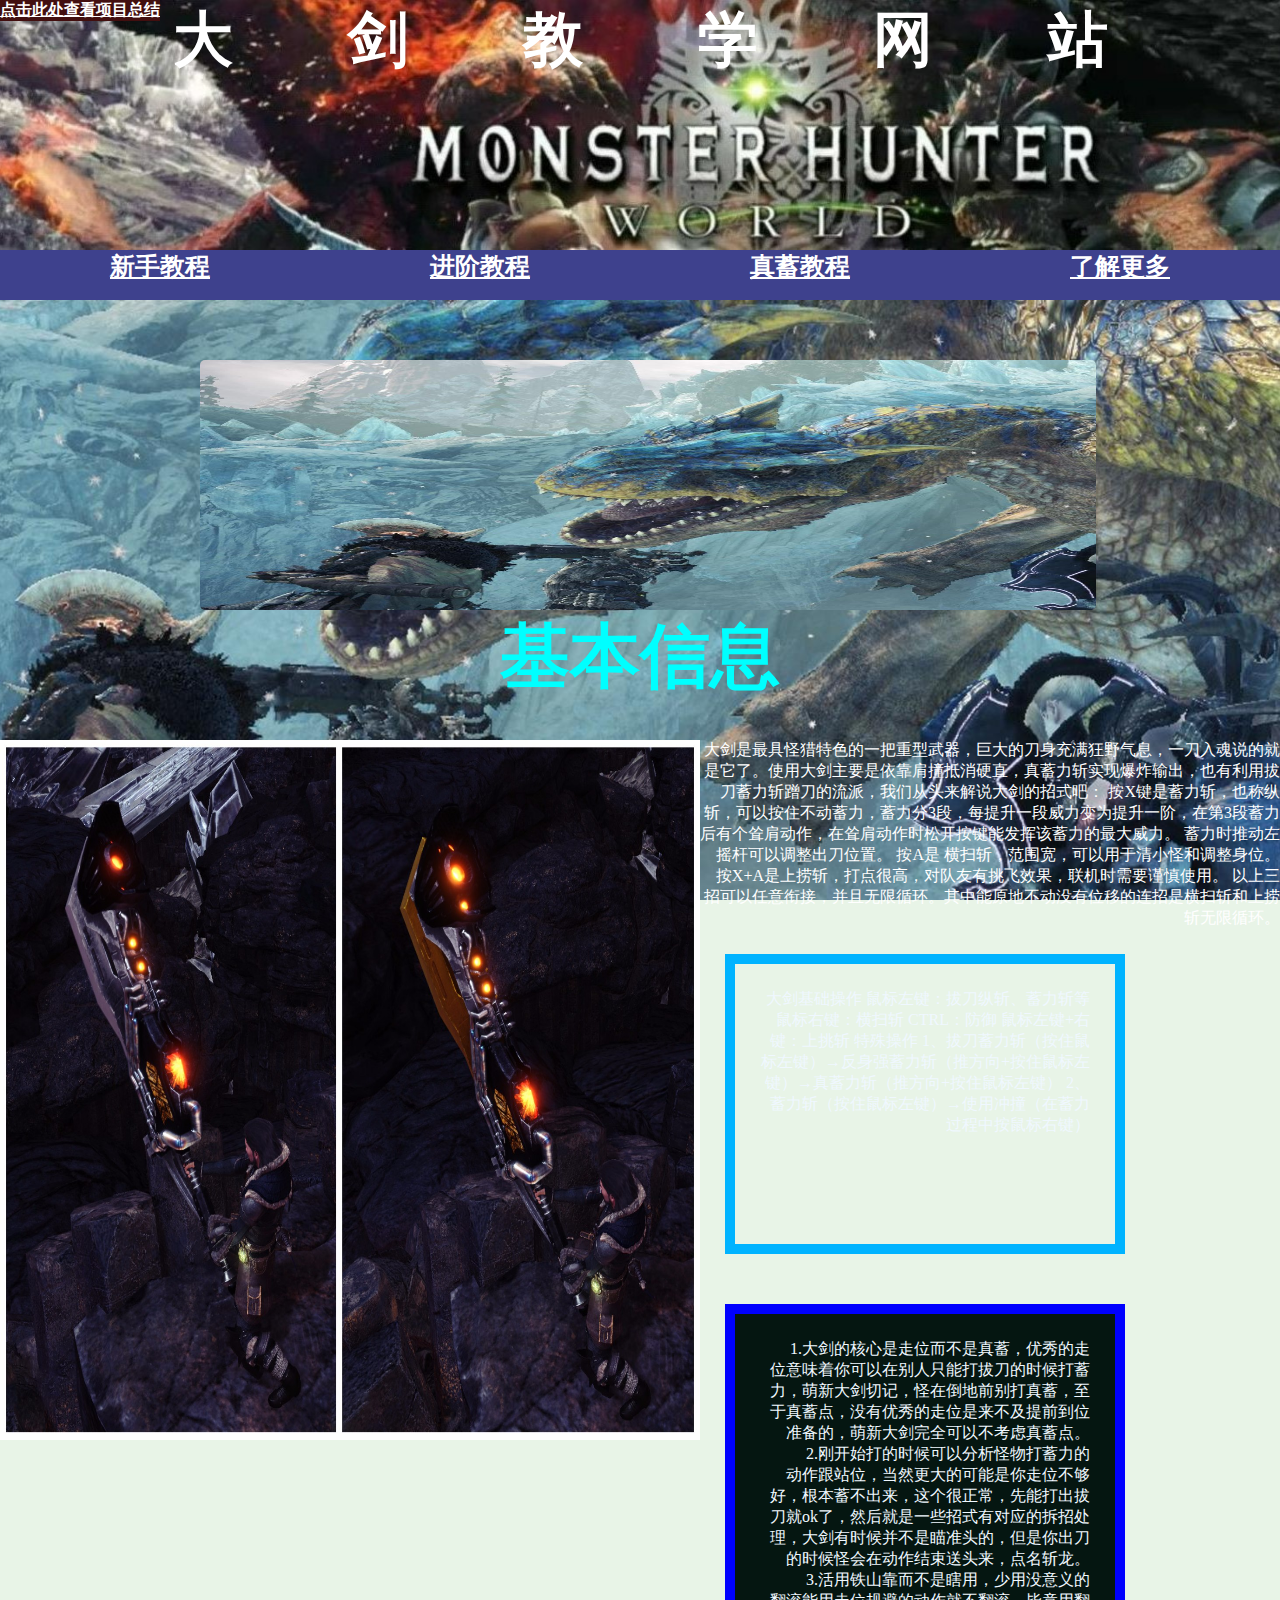
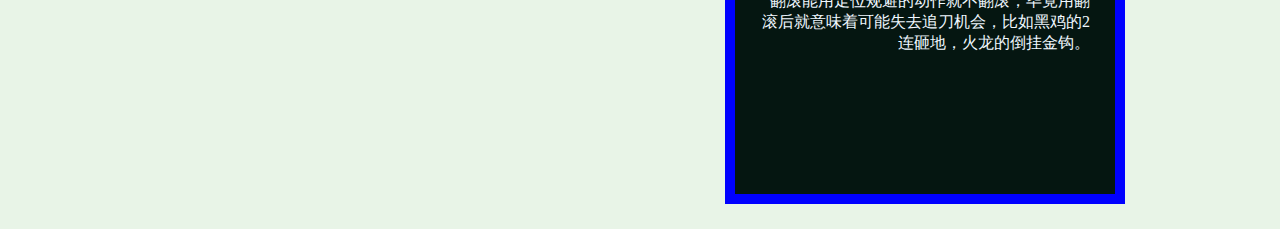
<file: index.html>
<!DOCTYPE html>

<head >
    <meta charset="UTF-8">
    <link rel="stylesheet" type="text/css" href="mycss.css" >
    <link rel="shortcut icon" href="picture7.jpg">
    <title>怪物猎人</title>
    <style>
        body{
background-color: rgb(232, 244, 231);
text-align:end;
}
*{
  margin: 0px;
  top: 0px;
  box-sizing: border-box;
}
h1{
    color:rgb(255, 255, 255);
    margin-top: 0%;
text-align: center;
font-size: 60px;
word-spacing: 100px;
font-family:Verdana;
width: 100%;
    height: 250px;
    background-color: beige;
    background-image: url(picture1.jpg);
    background-size:cover;
    background-repeat: repeat-x;
/* font-weight: 2000; */
}
.haha{
    margin-top: 100px;
    color: rgb(180, 116, 116);
    font-size: 60px;
    font-family:FangSong;
    white-space: nowrap;
}

.box-1{
    width: 400px;
    height: 300px;
   
    color: aliceblue;
    border: 10px solid rgb(0, 179, 255);
    padding: 25px;
    margin: 25px;
    float: left;
}
.box-2{
    width: 400px;
    height: 500px;
    background-color: rgb(5, 22, 17);
    color: aliceblue;
    border: 10px solid blue;
    padding: 25px;
    margin: 25px;
      float: left;    
}
.logos{
  font-size: 50px;
  display: flex;
  justify-content: space-around;
  flex-wrap: wrap;
  float: left;
}
.wrapper{
  box-sizing: border-box;
  width: 100%;
  height: 100px;
  font-size: 70px;
  /* border: 2px solid darkviolet; */
  display: flex;
}
.active{
  display: flex;
  justify-content:space-between;
  width: 50%;
  height: 50px;
  font-size: 25px;
 background-color: aquamarine;
}

 a:link,a:visited{
  display: block;
  font-weight: bold;
  color: #FFFFFF;
  background-color: #3e418d;
  text-align: center;
  text-transform: uppercase;
} 
a:hover,a:active{
  background-color: #420f0f;
}
img{
  float: left;
}
.menu{
  color: #FFFFFF;
  font-family: FangSong;
}
.steps{
            display: flex;
        }
        .photo{
        float: left;
        width: 6000px;
        height: 250px;
        animation: bj 8s linear infinite;
        }
        .photo img{
            /* float: left; */
            width: 1200px;
            height: 100%;
            padding: 0px 0px 0px 0px;
        }
        @keyframes bj{
            0%,
            20%{
             margin-left: 0px;
            }
            25%,
            40%{
                margin-left: -1200px;

            }
            45%,
            60%{
                margin-left: -2400px;
            }
            65%,
            80%{
                margin-left: -3600px;
            }
            85%,
            100%{
              margin-left: -4800px;
            }
        }
        .menu1{
            border-radius: 5px;
            width: 70%;
            height: 250px;
            overflow: hidden;
            margin: 10px 200px 0px 200px;
        }
        .result{
          text-align: center;
          position:absolute;
       
        }
    </style>
</head>
<body background="picture.jpg"
style="background-repeat:no-repeat;
background-attachment:fixed;
background-size:cover;
-webkit-background-size:cover;
-o-background-size:cover;
background-position: center 0;
"
>

    <h1 >大 剑 教 学 网 站</h1>
    <div class="wrapper">
      <!-- <div class="menu"> -->
        <a class="active" href="csswork2.html">新手教程</a>
        <a class="active" href="csswork3.html">进阶教程</a>
        <a class="active" href="csswork4.html">真蓄教程</a>
        <a class="active" href="csswork5.html">了解更多</a>
      <!-- </div> -->
    </div>
    <div class="menu1">
      <div class="photo">
          <img src="picture.jpg">
          <img src="picture1.jpg">
          <img src="picture2.jpg">
          <img src="picture3.jpg">
          <img src="picture4.jpeg">
      </div>
          </div>
    <h2 style="color: aqua;text-align: center;font-size: 70px;">基本信息</h2>
    <br></br>
    <div class="menu">
      <img src="picture4.jpeg" width="700" height="700" alt="">
    大剑是最具怪猎特色的一把重型武器，巨大的刀身充满狂野气息，一刀入魂说的就是它了。使用大剑主要是依靠肩撞抵消硬直，真蓄力斩实现爆炸输出，也有利用拔刀蓄力斩蹭刀的流派，我们从头来解说大剑的招式吧：

      按X键是蓄力斩，也称纵斩，可以按住不动蓄力，蓄力分3段，每提升一段威力变为提升一阶，在第3段蓄力后有个耸肩动作，在耸肩动作时松开按键能发挥该蓄力的最大威力。
      
      蓄力时推动左摇杆可以调整出刀位置。
      
      按A是 横扫斩，范围宽，可以用于清小怪和调整身位。
      
      按X+A是上捞斩，打点很高，对队友有挑飞效果，联机时需要谨慎使用。
      
      以上三招可以任意衔接，并且无限循环。其中能原地不动没有位移的连招是横扫斩和上捞斩无限循环。</div>

       <div class="box-1" >大剑基础操作 鼠标左键：拔刀纵斩、蓄力斩等 鼠标右键：横扫斩 CTRL：防御 鼠标左键+右键：上挑斩 特殊操作 1、拔刀蓄力斩（按住鼠标左键）→反身强蓄力斩（推方向+按住鼠标左键）→真蓄力斩（推方向+按住鼠标左键） 2、蓄力斩（按住鼠标左键）→使用冲撞（在蓄力过程中按鼠标右键） </div>
     
    <div class="box-2">　1.大剑的核心是走位而不是真蓄，优秀的走位意味着你可以在别人只能打拔刀的时候打蓄力，萌新大剑切记，怪在倒地前别打真蓄，至于真蓄点，没有优秀的走位是来不及提前到位准备的，萌新大剑完全可以不考虑真蓄点。

      　　2.刚开始打的时候可以分析怪物打蓄力的动作跟站位，当然更大的可能是你走位不够好，根本蓄不出来，这个很正常，先能打出拔刀就ok了，然后就是一些招式有对应的拆招处理，大剑有时候并不是瞄准头的，但是你出刀的时候怪会在动作结束送头来，点名斩龙。
      
      　　3.活用铁山靠而不是瞎用，少用没意义的翻滚能用走位规避的动作就不翻滚，毕竟用翻滚后就意味着可能失去追刀机会，比如黑鸡的2连砸地，火龙的倒挂金钩。</div> 
     <a class="result" href="报告.html">点击此处查看项目总结</a>

      
</body>
</html>
</file>
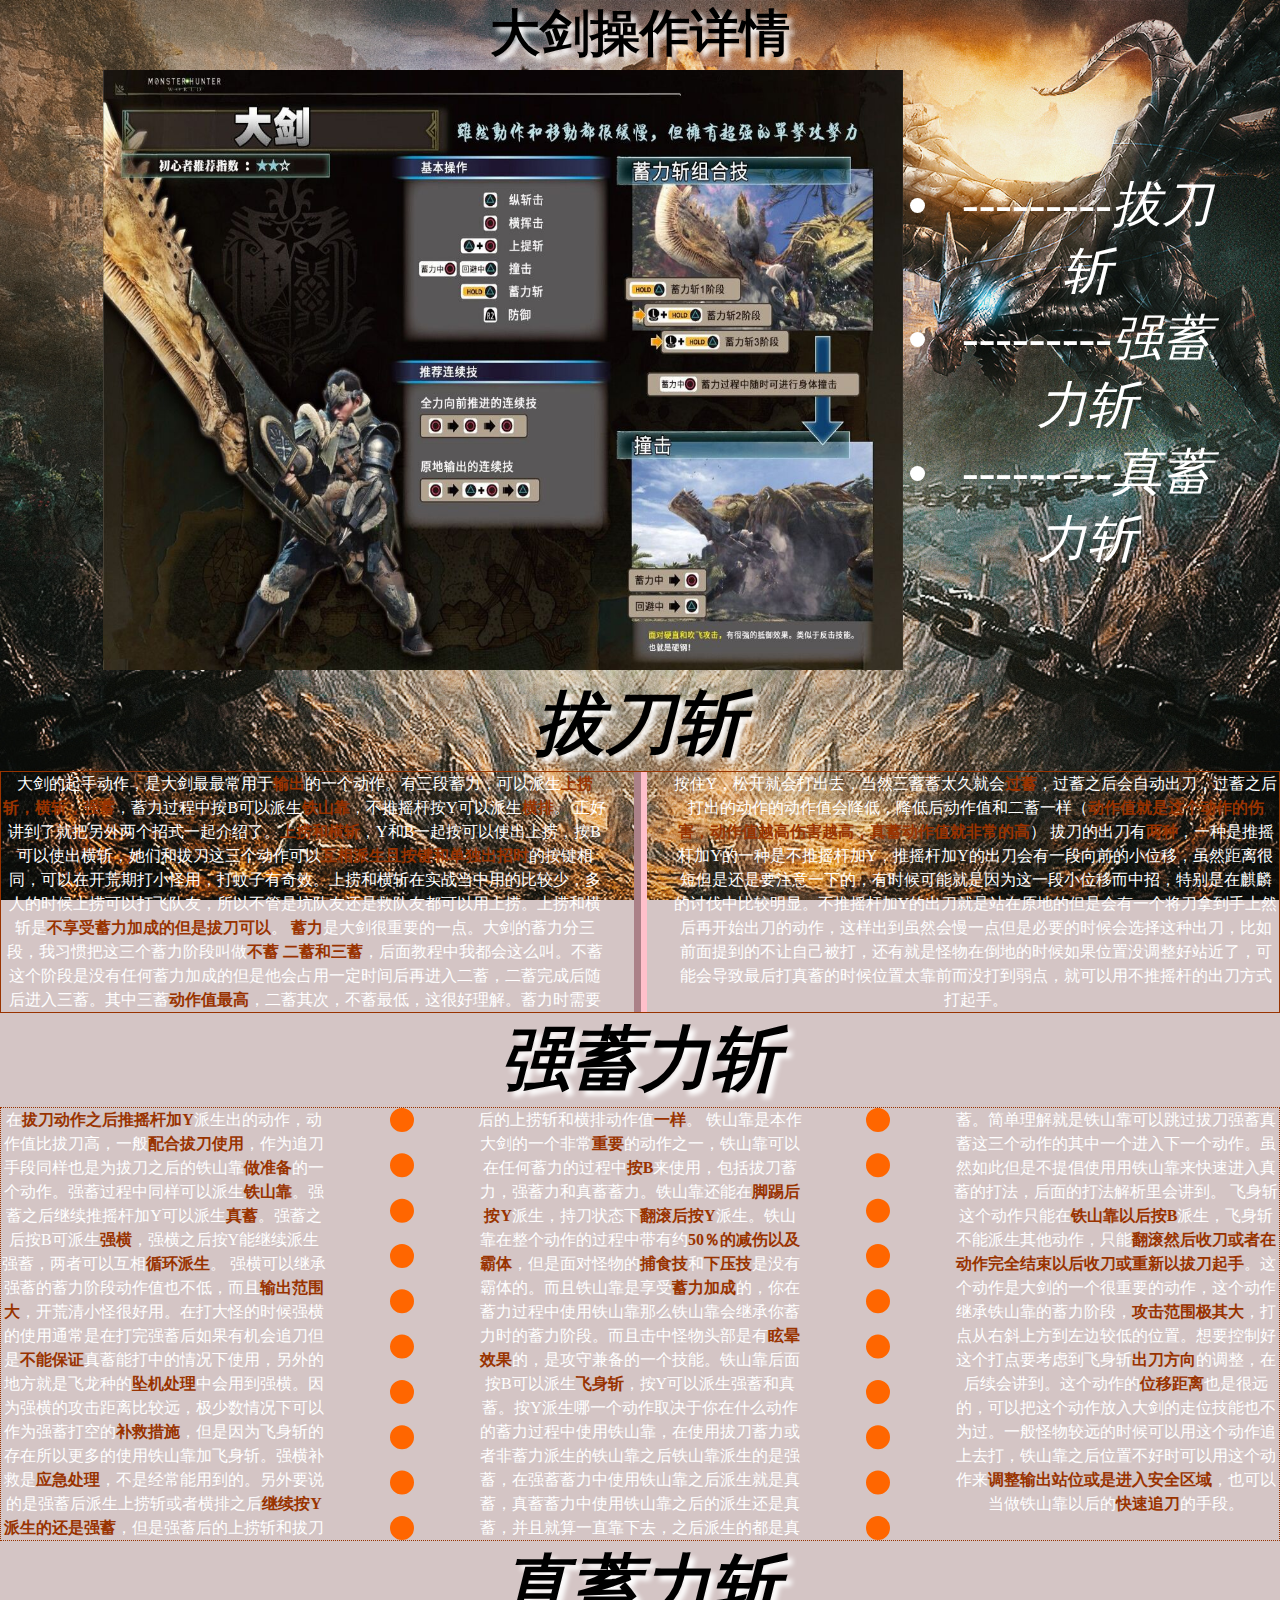
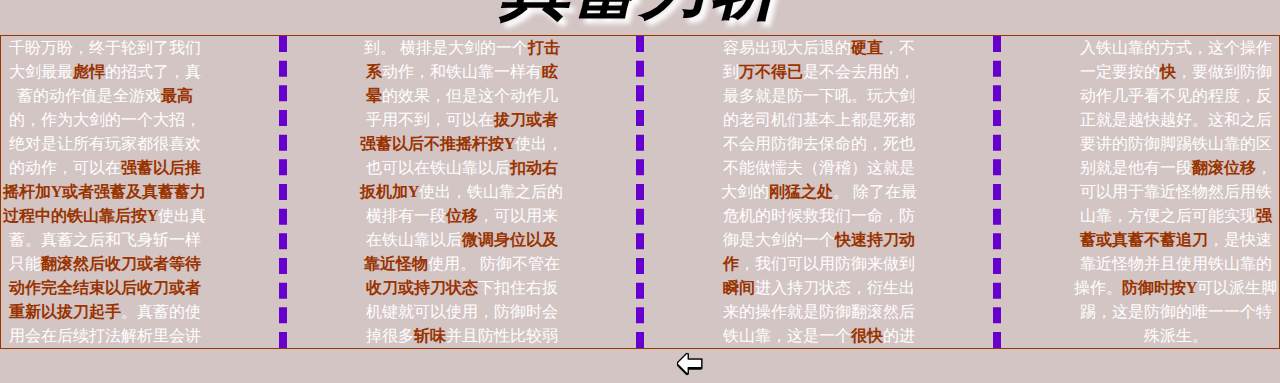
<file: csswork2.html>
<!DOCTYPE html>
<html lang="en">
<head>
    <meta charset="UTF-8">
    <link rel="stylesheet" type="text/css" href="mycss.css" >
    <link rel="shortcut icon" href="picture8.jpg">
    <title>新手教学</title>
    
</head>
<style>
   *{
  margin: 0px;
  top: 0px;
  box-sizing: border-box;
}
h1{
  font-size: 50px;
    color: #000;
    text-shadow:5px 5px 5px #fff;
}
h2{
  text-shadow:5px 5px 5px #fff;
}
h3{
  text-shadow:5px 5px 5px #fff;
}
h4{
  text-shadow:5px 5px 5px #fff;
}
li{
  font-size: 50px;
  color: #fff;
   margin-right: 50px; 
  flex-shrink: 0;
}
 img{
  margin-left: 100px;
} 
h2{
  font-size: 70px;
}
h3{
  font-size: 70px;
}
h4{
  font-size: 70px;
}
.text1{
  color: #fff;
  border: 1px solid #930;
  line-height: 1.5em;/*设置行高*/
  -webkit-column-count: 2;/*规定元素应该被分隔的列数*/
  -moz-column-count: 2;
  column-count: 2;
  -webkit-column-gap: 4em;
  -moz-column-gap: 4em;
  column-gap: 4em;
  -webkit-column-rule: groove 10pt pink;
  -moz-column-rule: groove 10pt pink;
  column-rule: groove 10pt pink;
}
.text2{
  color: #fff;
  border: 1px dotted #930;
  line-height: 1.5em;/*设置行高*/
  -webkit-column-count: 3;/*规定元素应该被分隔的列数*/
  -moz-column-count: 3;
  column-count: 3;
  -webkit-column-gap: 150px;
  -moz-column-gap: 150px;
  column-gap: 150px;
  -webkit-column-rule-style:dotted;
  -moz-column-rule-style: dotted;
  column-rule-style: dotted;
  -webkit-column-rule-width:1.5em;
  -moz-column-rule-width:1.5em;
  column-rule-width: 1.5em;
  -webkit-column-rule-color:#F60;
  -moz-column-rule-color: #F60;
  column-rule-color: #F60;
}
.text3{
  color: #fff;
  border: 1px solid #930;
  line-height: 1.5em;/*设置行高*/
  -webkit-column-count: 4;/*规定元素应该被分隔的列数*/
  -moz-column-count: 4;
  column-count: 4;
  -webkit-column-gap: 150px;
  -moz-column-gap: 150px;
  column-gap: 15.px;
  -webkit-column-rule: dashed 0.5em #60c;
  -moz-column-rule: dashed 0.5em #60c;
  column-rule: dashed 0.5em #60c;
}
strong{
  color: #930;
}
</style>
<body background="picture2.jpg"
style="background-repeat:no-repeat;
background-attachment:fixed;
background-size:cover;
-webkit-background-size:cover;
-o-background-size:cover;
background-position: center 0;
">
   <h1>大剑操作详情</h1>
   
   <table border="0">
<tr>
  <td rowspan="2">
    <img src="picture3.jpg" width="800" height="600"/></td><td>
      <ul>
       <em> <li>---------拔刀斩</li></em>
     
        <em><li>---------强蓄力斩</li></em>
      
       <em> <li>---------真蓄力斩</li></em>
       </ul>
    </td>

   </table>
  
   <em>
    <tr>
   <h2>拔刀斩</h2>
</em>
<div class="text1">
  大剑的起手动作，是大剑最最常用于<strong>输出</strong>的一个动作。有三段蓄力，可以派生<strong>上捞斩，横斩，强蓄</strong>，蓄力过程中按B可以派生<strong>铁山靠</strong>，不推摇杆按Y可以派生<strong>横排</strong>。

正好讲到了就把另外两个招式一起介绍了。<strong>上捞和横斩</strong>，Y和B一起按可以使出上捞，按B可以使出横斩，她们和拔刀这三个动作可以<strong>互相派生且按键和单独出招时</strong>的按键相同，可以在开荒期打小怪用，打蚊子有奇效。上捞和横斩在实战当中用的比较少，多人的时候上捞可以打飞队友，所以不管是坑队友还是救队友都可以用上捞。上捞和横斩是<strong>不享受蓄力加成的但是拔刀可以</strong>。

<strong>蓄力</strong>是大剑很重要的一点。大剑的蓄力分三段，我习惯把这三个蓄力阶段叫做<strong>不蓄 二蓄和三蓄</strong>，后面教程中我都会这么叫。不蓄这个阶段是没有任何蓄力加成的但是他会占用一定时间后再进入二蓄，二蓄完成后随后进入三蓄。其中三蓄<strong>动作值最高</strong>，二蓄其次，不蓄最低，这很好理解。蓄力时需要按住Y，松开就会打出去，当然三蓄蓄太久就会<strong>过蓄</strong>，过蓄之后会自动出刀，过蓄之后打出的动作的动作值会降低，降低后动作值和二蓄一样（<strong>动作值就是这个动作的伤害，动作值越高伤害越高，真蓄动作值就非常的高</strong>）

拔刀的出刀有<strong>两种</strong>，一种是推摇杆加Y的一种是不推摇杆加Y，推摇杆加Y的出刀会有一段向前的小位移，虽然距离很短但是还是要注意一下的，有时候可能就是因为这一段小位移而中招，特别是在麒麟的讨伐中比较明显。不推摇杆加Y的出刀就是站在原地的但是会有一个将刀拿到手上然后再开始出刀的动作，这样出到虽然会慢一点但是必要的时候会选择这种出刀，比如前面提到的不让自己被打，还有就是怪物在倒地的时候如果位置没调整好站近了，可能会导致最后打真蓄的时候位置太靠前而没打到弱点，就可以用不推摇杆的出刀方式打起手。

</div>
<em>
  <tr>
  <h3>强蓄力斩</h3>
</em>
<div class="text2">在<strong>拔刀动作之后推摇杆加Y</strong>派生出的动作，动作值比拔刀高，一般<strong>配合拔刀使用</strong>，作为追刀手段同样也是为拔刀之后的铁山靠<strong>做准备</strong>的一个动作。强蓄过程中同样可以派生<strong>铁山靠</strong>。强蓄之后继续推摇杆加Y可以派生<strong>真蓄</strong>。强蓄之后按B可派生<strong>强横</strong>，强横之后按Y能继续派生强蓄，两者可以互相<strong>循环派生</strong>。
  强横可以继承强蓄的蓄力阶段动作值也不低，而且<strong>输出范围大</strong>，开荒清小怪很好用。在打大怪的时候强横的使用通常是在打完强蓄后如果有机会追刀但是<strong>不能保证</strong>真蓄能打中的情况下使用，另外的地方就是飞龙种的<strong>坠机处理</strong>中会用到强横。因为强横的攻击距离比较远，极少数情况下可以作为强蓄打空的<strong>补救措施</strong>，但是因为飞身斩的存在所以更多的使用铁山靠加飞身斩。强横补救是<strong>应急处理</strong>，不是经常能用到的。另外要说的是强蓄后派生上捞斩或者横排之后<strong>继续按Y派生的还是强蓄</strong>，但是强蓄后的上捞斩和拔刀后的上捞斩和横排动作值<strong>一样</strong>。
  铁山靠是本作大剑的一个非常<strong>重要</strong>的动作之一，铁山靠可以在任何蓄力的过程中<strong>按B</strong>来使用，包括拔刀蓄力，强蓄力和真蓄蓄力。铁山靠还能在<strong>脚踢后按Y</strong>派生，持刀状态下<strong>翻滚后按Y</strong>派生。铁山靠在整个动作的过程中带有约<strong>50％的减伤以及霸体</strong>，但是面对怪物的<strong>捕食技</strong>和<strong>下压技</strong>是没有霸体的。而且铁山靠是享受<strong>蓄力加成</strong>的，你在蓄力过程中使用铁山靠那么铁山靠会继承你蓄力时的蓄力阶段。而且击中怪物头部是有<strong>眩晕效果</strong>的，是攻守兼备的一个技能。铁山靠后面按B可以派生<strong>飞身斩</strong>，按Y可以派生强蓄和真蓄。按Y派生哪一个动作取决于你在什么动作的蓄力过程中使用铁山靠，在使用拔刀蓄力或者非蓄力派生的铁山靠之后铁山靠派生的是强蓄，在强蓄蓄力中使用铁山靠之后派生就是真蓄，真蓄蓄力中使用铁山靠之后的派生还是真蓄，并且就算一直靠下去，之后派生的都是真蓄。简单理解就是铁山靠可以跳过拔刀强蓄真蓄这三个动作的其中一个进入下一个动作。虽然如此但是不提倡使用用铁山靠来快速进入真蓄的打法，后面的打法解析里会讲到。
  飞身斩这个动作只能在<strong>铁山靠以后按B</strong>派生，飞身斩不能派生其他动作，只能<strong>翻滚然后收刀或者在动作完全结束以后收刀或重新以拔刀起手</strong>。这个动作是大剑的一个很重要的动作，这个动作继承铁山靠的蓄力阶段，<strong>攻击范围极其大</strong>，打点从右斜上方到左边较低的位置。想要控制好这个打点要考虑到飞身斩<strong>出刀方向</strong>的调整，在后续会讲到。这个动作的<strong>位移距离</strong>也是很远的，可以把这个动作放入大剑的走位技能也不为过。一般怪物较远的时候可以用这个动作追上去打，铁山靠之后位置不好时可以用这个动作来<strong>调整输出站位或是进入安全区域</strong>，也可以当做铁山靠以后的<strong>快速追刀</strong>的手段。
</div>
<em>
  <tr>
  <h4>真蓄力斩</h4>
</em>
<div class="text3">千盼万盼，终于轮到了我们大剑最最<strong>彪悍</strong>的招式了，真蓄的动作值是全游戏<strong>最高</strong>的，作为大剑的一个大招，绝对是让所有玩家都很喜欢的动作，可以在<strong>强蓄以后推摇杆加Y或者强蓄及真蓄蓄力过程中的铁山靠后按Y</strong>使出真蓄。真蓄之后和飞身斩一样只能<strong>翻滚然后收刀或者等待动作完全结束以后收刀或者重新以拔刀起手</strong>。真蓄的使用会在后续打法解析里会讲到。
  横排是大剑的一个<strong>打击系</strong>动作，和铁山靠一样有<strong>眩晕</strong>的效果，但是这个动作几乎用不到，可以在<strong>拔刀或者强蓄以后不推摇杆按Y</strong>使出，也可以在铁山靠以后<strong>扣动右扳机加Y</strong>使出，铁山靠之后的横排有一段<strong>位移</strong>，可以用来在铁山靠以后<strong>微调身位以及靠近怪物</strong>使用。
  防御不管在<strong>收刀或持刀状态</strong>下扣住右扳机键就可以使用，防御时会掉很多<strong>斩味</strong>并且防性比较弱容易出现大后退的<strong>硬直</strong>，不到<strong>万不得已</strong>是不会去用的，最多就是防一下吼。玩大剑的老司机们基本上都是死都不会用防御去保命的，死也不能做懦夫（滑稽）这就是大剑的<strong>刚猛之处</strong>。
  除了在最危机的时候救我们一命，防御是大剑的一个<strong>快速持刀动作</strong>，我们可以用防御来做到<strong>瞬间</strong>进入持刀状态，衍生出来的操作就是防御翻滚然后铁山靠，这是一个<strong>很快</strong>的进入铁山靠的方式，这个操作一定要按的<strong>快</strong>，要做到防御动作几乎看不见的程度，反正就是越快越好。这和之后要讲的防御脚踢铁山靠的区别就是他有一段<strong>翻滚位移</strong>，可以用于靠近怪物然后用铁山靠，方便之后可能实现<strong>强蓄或真蓄不蓄追刀</strong>，是快速靠近怪物并且使用铁山靠的操作。<strong>防御时按Y</strong>可以派生脚踢，这是防御的唯一一个特殊派生。
  </div>
  <img src="picture9.jpg" width="30" height="30" onclick="javascript:history.back(-1);"/>
  </body>
</html>
</file>
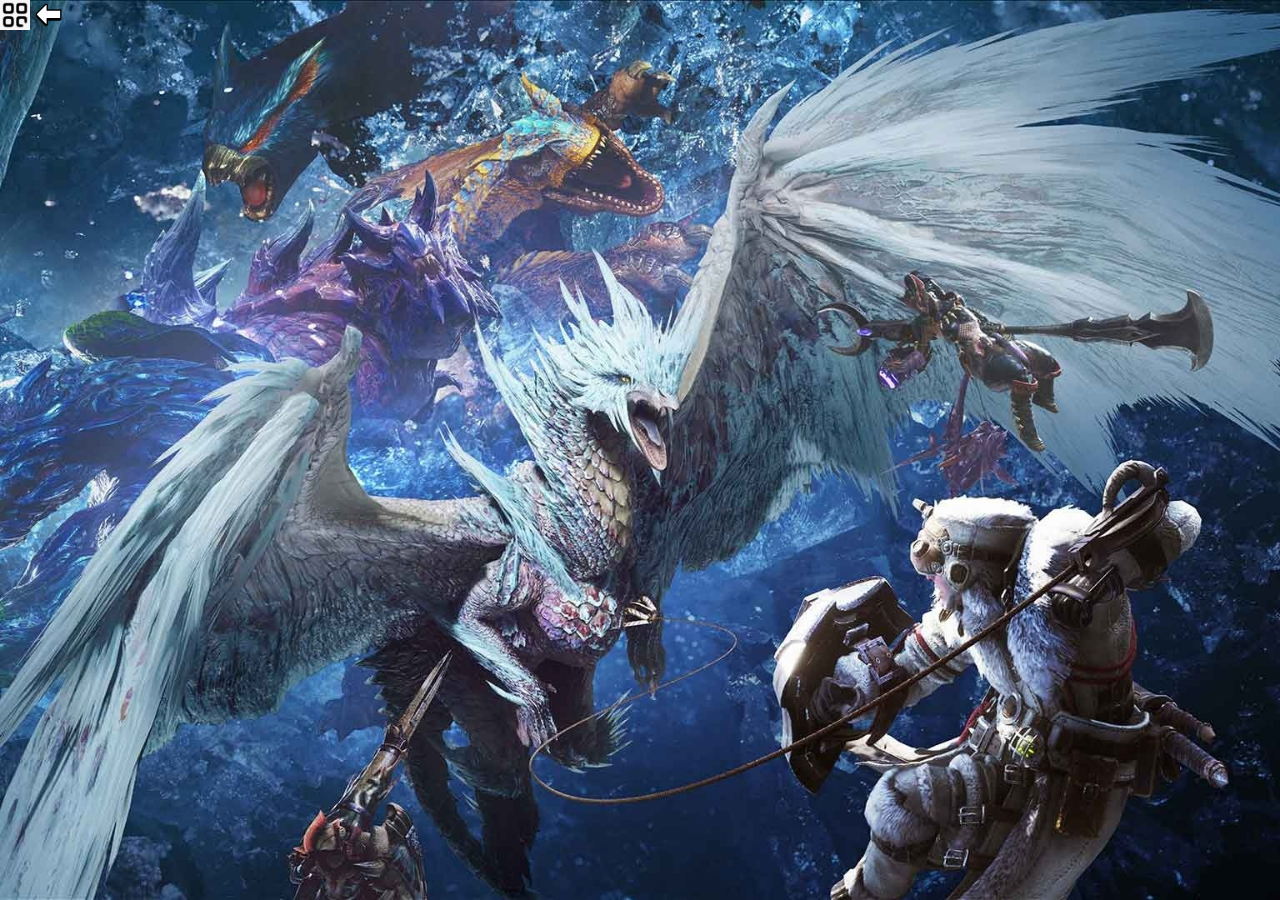
<file: csswork3.html>
<!DOCTYPE html>
<html lang="en">
<head>
    <meta charset="UTF-8">
    <meta name="viewport" content="width=device-width,initial-scale=1.0">
    <!-- <link rel="stylesheet" type="text/css" href="mycss.css" > -->
    <link rel="shortcut icon" href="picture6.jpg">
    <title>进阶教学</title>
    <style>
        *{
       margin: 0px;
       top: 0px;
       box-sizing: border-box;
     }
     h1{
         color: #000;
         text-shadow: 0px 5px 5px #fff;
     }
     .menu {
      
         position: absolute;
         left: -20em;
         top:0;
         z-index: 9999;
         width: 1200px;
         height: 700px;
         margin: 50px auto;
         color: #fff;
         margin-left: 0;
         box-shadow: 1px 1px 1px 1px var(--shadow-color);
         transition: all .4s ease 0ms;
         text-shadow: 0px 0px 5px #000;
     }
     .menu ul{
         width: 200px;
         height: 100%;
         background-color: rgba(0,0,0,.3);
     }
     .menu ul li{
         list-style: none;
         height: 50px;
         padding: 10px 0;
         transition: all.5s;
     
     }
     .menu ul li p{
         float: left;
         margin-left: 50px;
         text-shadow: 0px 3px 3px #0ff
     }
     .menu ul li span{
         float: right;
         margin-right: 20px;
     }
     .menu ul li:hover{
     background-color: orange;
     padding-left: 20px;
     cursor: pointer;
     }
     .menu ul li:hover .menu-mask{
         display:grid;
     }
     .menu-mask{
        font-family: FangSong;
         display:none;
         position: absolute;
          top: 50px;
          left: 250px;  
         width: 1200px;
         height: 600px;
         background-color: rgba(0,0,0,.3);
         /* text-align: center; */
         /* margin-right: 0; */
     } 
     input{
        top: 0;
        right: 0;
     }
     </style>
</head>

<body background="picture5.jpg"
style="background-repeat:no-repeat;
background-attachment:fixed;
background-size:cover;
-webkit-background-size:cover;
-o-background-size:cover;
background-position: center 0;
">

   <a onclick="Function1()" ><img src="picture6.jpg" width="30" height="30" alt=""></a>
   <div class="menu" id="menu">
    <ul>
        <li>
            <h1 style="text-align: center;">指南导航</h1>
        </li>
        <li>
            <p>打法思路</p>
            <span>></span>
            <div class="menu-mask">&#12288;&#12288;关于大剑打法思路有一个误区，很多人看到这作加入了真蓄，所以认为大剑的核心是真蓄，就偏爱真蓄不管剩下的12个老婆，很多新手更是因为经常打不中真蓄而弃坑。其实不是这样的，在怪物没有处于大硬直的状态下时，真蓄基本上很少能打到怪，能莽中真蓄真的非常难，需要血统加持。莽出来的伤害那都是虚的，你这次能这样莽，你们保证下次也能这么莽吗？<br>&#12288;&#12288;如果你能确保每次都能莽出来那就不是莽了，恭喜你！你发现了新的处理2333

                既然说到真蓄，那么我来说说我对真蓄这个动作的理解。在以往，大剑也有强蓄，动作值也是很高的，但是该打拔刀还是拔刀，能追刀的地方自然会追强蓄。而世界这一作加入了真蓄以后对怪物倒地或者出现能够追刀机会时的追刀处理是一个极大的突破。真蓄这个动作升华了大剑的追刀处理，让怪物在出现大硬直时能够让玩家打出更完整，伤害更高的一套处理。而且要注意的是本作大剑在怪物出硬直时的追刀是非常讲究的，不同情况有不同的最优追刀方案，是本座大剑打出高输出的关键。<br>&#12288;&#12288;
                
                总结一下，我们在使用大剑狩猎的过程中要用拔刀或者强蓄等一些容易打出的招式来将怪物打出大硬直，然后再去打真蓄，真蓄不是莽出来的，是我们在狩猎过程中一步步安排上去的。当然过程中穿插着铁山靠来化解怪物的一些招式来创造输出机会也是非常重要的一点，铁山靠在之前基础招式讲解里已经提到过了是大剑的一个非常重要的动作，铁山靠的加入直接给大剑带来了很多和前作不一样的处理，甚至能让大剑不再被拔刀拘束。当然在不同的怪身上铁山靠的使用价值和频率也有所不同，不同的怪要讲的东西也不同，考虑篇幅就简单带过了。
                </div>
        </li>
        <li>
            <p>配装技能</p>
            <span>></span>
            <div class="menu-mask">&#12288;&#12288;首先要讲的肯定是大剑的核心技能是集中三，这个技能从世界发售至今，经过一轮又一轮的讨论后…其实没什么好讨论的，这事儿不需要讨论，都听我的，就出集中三。开个玩笑…集中三所体现出来的东西不是某些分析数据的视频分析出来的那么简单，集中三给大剑带来的是更多的蓄力机会，更加宽松的出刀时机，最明显的就是出有些比较极限的集中三能够打三蓄的地方，但是不出集中或者少出一级集中就蓄不满，蓄满了就打不中。这一段蓄力带来的输出是任何输出技能都无法弥补的，更何况你一个二级孔能干嘛？

                其余输出技能基本遵守会心优先的原则，弱特看破这种务必出满，然后再加上攻击四，会心就已经达到了85。虽然弱特在冰原被钩爪限制了20会心，但是对于大剑这种打点精准可控的武器来说，只要你盯着一个部位软化然后打，弱特还是那个弱特，只是冰原以后弱点肉质更好了而已。无击珠这种我就懒得说了，无属性的武器必出。再说说精神抖擞，冰原玩家别出就对了，针对pc玩家还是要讨论一下的，大剑触发这个技能基本上是没什么大问题的，飞身斩和铁山靠以后的不蓄力动作是享受不到的，其余时间因为大剑在蓄力时会回复耐力，所以平时注意一下体力尚可在蓄力时回满耐力并触发精神抖擞。毕竟精神抖擞带来的会心加成还是很可观的，在使用达人艺配装时保证满会心的必要性还是很高的。冰原基本上都会用挑战者来填补精神抖擞的空缺，再加上看破的加强，让挑战者填补会心空缺的压力也随之减小，所以在冰原精神抖擞就可以pass了。<br>&#12288;&#12288;
                
                然后说一下拔刀技拔刀力以及纳刀术。
                
                纳刀术可以提高大剑收刀速度，这个技能比较看个人，对于我而言出不出这个技能都差不多，只要用好之前说的转向收刀，大剑的纳刀速度对于目前的怪（包括冰原怪）而言是绝对足够的，如果想要收刀快一点来提高走位效率或者求安稳，纳刀术这个技能绝对是不错的选择。
                
                拔刀技这个技能在本作已经不再是大剑的绑定技能了，原因很多，追刀能力的加强以及真蓄的加入让大剑在很多时候也是需要拔刀之后的招式来进行输出，这些招式都是享受不到加成的，总之就是很亏，绝大多数时候选择不出。当然也不排除有的怪真的只适合拔刀的处理，完全没有机会去追刀或者完全没有机会打真蓄。如果真的存在这种怪，那就可以出拔刀技去针对一下。反正我是找不出这种怪……
                
                本作要出拔刀力这个技能确实要付出不少的代价，总之就是不好出还需要舍弃很多技能，不知道冰原后续更新会不会优化一下配装让拔刀力好出一点。抛开这些不谈，对大剑来说拔刀力可以说是非常好用的，甚至可以说是专门为大剑设计的技能也不为过。大家想想，大剑能把怪打晕那该多么舒服，打冰原里的一些不倒地的怪可以让他们晕倒地，创造原本难得的真蓄机会。打那些容易倒地的怪也能进一步增加真蓄机会。这个技能要不是真的难出，不然绝对是大剑的热门技能。
                
                最后由主到次大概整理一下，集中三必出其次弱特三必出看破和攻击看自己的珠子能力，攻击出到四级尚可，如果用无属性大剑无击必出，精神抖擞看自己的珠子和会心差多少满来出，追求满暴击或者用达人艺配装的玩家最好出一下。冰原玩家出挑战者来代替精神抖擞用于弥补会心不足。开荒或者大剑新手可以在这些技能的基础上加一些生存技能。以上均为通用配装下的技能需要，针对极个别炎姓粪怪则需要其他针对型技能。配装就不放了，理解上述内容后基本上自己动手丰衣足食是没问题的了。</div>
        </li>
        <li>
            <p>起身连段</p>
            <span>></span>
            <div class="menu-mask">&#12288;&#12288;其实压起身完全可以单独拿出来详细讲解，其中涉及到硬直，算刀等等要点，而且B站能够找到的视频也不少，但是作为大剑进阶的一个极其重要的技巧，而且想成为大剑大佬必须要学会压起身（毫不夸张）所以我就放在一起讲了。

                在讲压起身之前硬直是肯定要讲的。这个内容想要讲的通俗易懂还是不容易的，所以我多的不讲，只要大家能够知道一点就足够了。集中攻击怪物的一个部位每满一定伤害后怪物会出现硬直。好了，详细的硬直机制我不多讲，其中涉及到的东西真的很多，容易乱。<br>&#12288;&#12288;
                
                好那么接下来就是压起身了，我们先拿炎王龙举例子，炎王龙的头部积蓄是400（上位）打出两次硬直会倒地，如果打出了500的伤害，那么多出来的100伤害会溢出，不算入下一次硬直积蓄。所以这么一算至少要800伤害才会倒地。而压起身可以让这个800变成一次硬直所需的400，这么一来怪倒地更加频繁了，我们输出机会就多了，自然就会提高狩猎的效率。那肯定有人要问了，那还有这个四百去哪里了呀？还有这400在压起身的时候就被打掉了。不急让我慢慢讲。<br>&#12288;&#12288;大家一定看过大剑锁钢龙的视频吧，其实这就是压起身。继续拿炎王龙举例，炎王龙在倒地以后头部积蓄清零重新计算，我们要做的就是在倒地的时候打伤害，假设我们打到了三百九十九，然后在倒地动画结束的一瞬间给他补足最后这一点伤害，这样一来在倒地的过程中我们就已经把800的输出打剩四百了。这种压起身的方式一般都是给双刀或者长枪这种持续无爆发的武器用的，我们大剑在倒地过程怎么可能只打三百多伤害，光是一个强蓄蓄满就已经超过了，这不开玩笑吗？所以针对大剑这种有爆发输出的武器我们就会用换一下思路。
                
                大剑在倒地过程中完全不用考虑留一刀这种操作，我们就是要在怪倒地的时候把400积蓄打满（如果多人血量打不满或者是冰原怪在或者装备差输出不够的时候那就回到之前说的留一刀伤害压起身）炎王龙在倒地的时候头部硬直积蓄如果满了四百，他就会定格在四百并且在倒地动画结束的一瞬间归零。所以我们要确保大剑在怪物倒地时一套招式最后的真蓄能够在倒地动画结束的一瞬间（即硬直积蓄归零的一瞬间）打到怪物，这样在上一个瞬间清零的积蓄又再一次在一瞬间被我们打满并且再次出现硬直。
                
                其实两种压起身本质上没有大的区别，只要能保证在倒地动画结束的瞬间补足硬直积蓄尚可。只要多多练习掌握出真蓄的时机，就能够很熟练的压起身了，就和无回滚吼一样熟能生巧。如果要练习压起身我推荐拿钢龙练。钢龙的头部积蓄是600但是他和炎王龙不一样，炎王龙是两次硬直倒地，钢龙是一次硬直就能倒地，我们只要压起身压的准就能锁到死。压起身是进阶的必备技巧，我也练了很久也有时没法抓准时机，但是一定要去压，要有这个意识，多压一压熟练了就会了，特别是在打冰原怪，压起身可以出口水硬直，可以制造软化肉质的机会，要知道软化肉质的作用极其大，而且大剑软化攻击的输出也相当可观，所以压起身的必要性在冰原可以说是相当的高的。</div>
        </li>
    </ul>
   </div>
   <script>
    function Function1(){
        let item =document.getElementById("menu");
        if(item.style.left==="0px"){
            item.style.left="-10em"
            item.style.opacity="0"
        }else{
            item.style.left="0px"
            item.style.opacity=1
        }
    }
   </script>
   <script>
    alert("确定访问吗")
  
   </script>
   <img src="picture9.jpg" width="30" height="30" onclick="javascript:history.back(-1);"/>
</body>
</html>
</file>
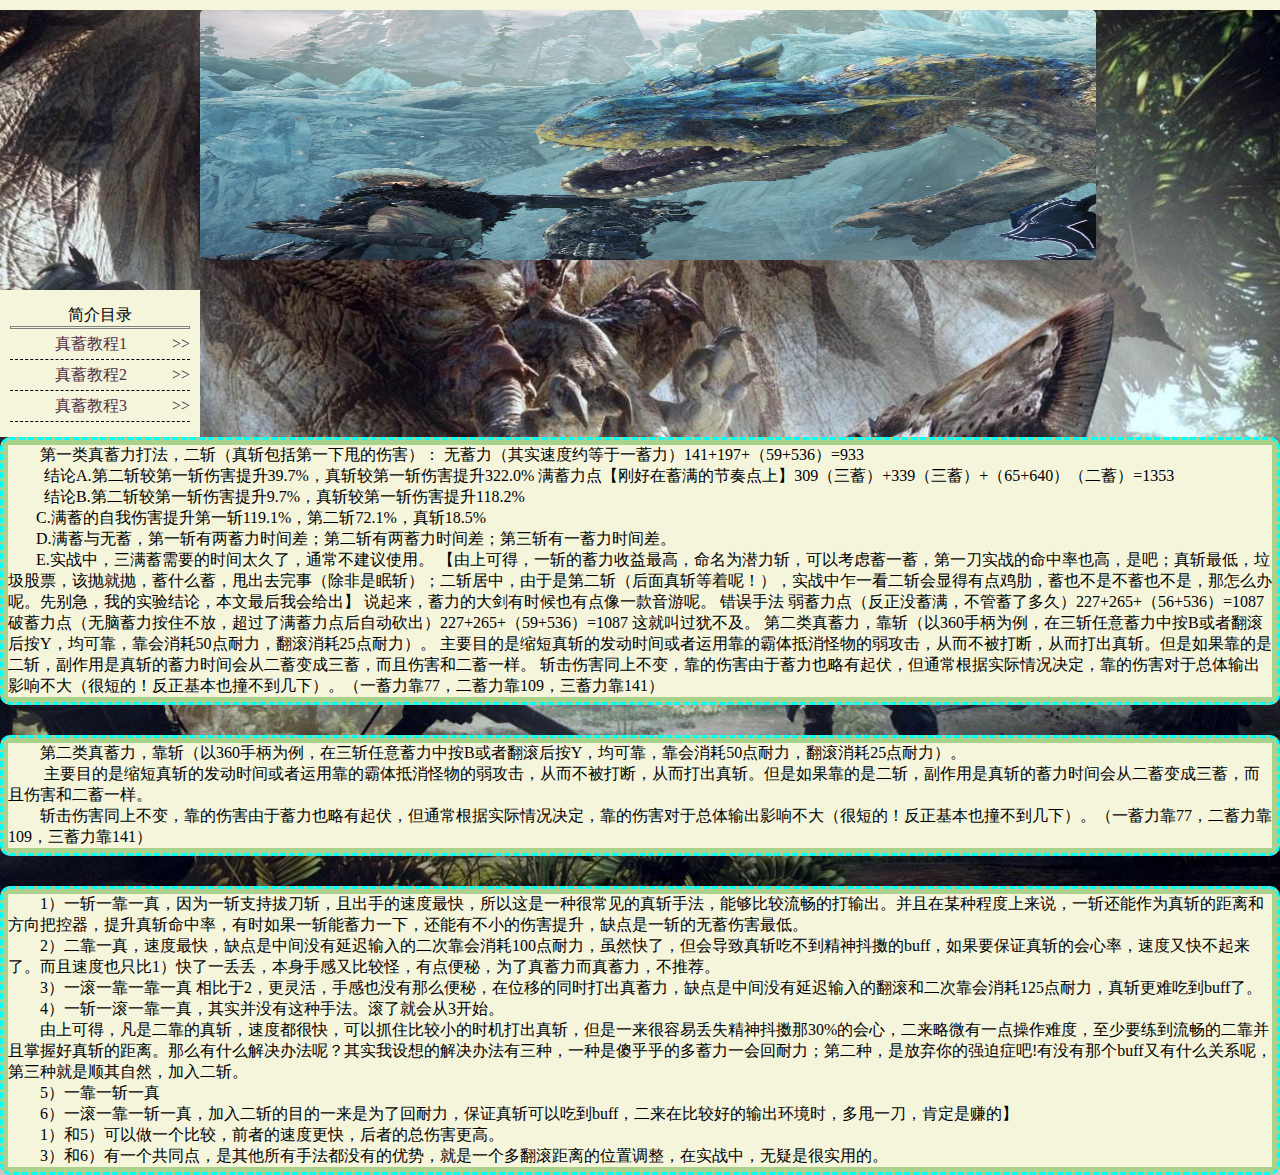
<file: csswork4.html>
<!DOCTYPE html>
<html lang="en">
<head >
    <meta charset="UTF-8">
    <link rel="stylesheet" type="text/css" href="mycss.css" >
    <link rel="shortcut icon" href="picture7.jpg">
    <title>真蓄教学</title>
    <style>
        * {
            margin: 0;
            padding: 0;
            background-color: beige;
        }
        
        .steps{
            display: flex;
        }
        .photo{
        float: left;
        width: 6000px;
        height: 250px;
        animation: bj 8s linear infinite;
        }
        .photo img{
            float: left;
            width: 1200px;
            height: 100%;
            padding: 0px 0px 0px 0px;
        }
        @keyframes bj{
            0%,
            20%{
             margin-left: 0px;
            }
            25%,
            40%{
                margin-left: -1200px;

            }
            45%,
            60%{
                margin-left: -2400px;
            }
            65%,
            80%{
                margin-left: -3600px;
            }
            85%,
            100%{
              margin-left: -4800px;
            }
        }
        .menu{
            border-radius: 5px;
            width: 70%;
            height: 250px;
            overflow: hidden;
            margin: 10px 200px 0px 200px;
        }
        .index{
        float: left;
        width: 200px;
        margin-top: 30px;
        background-color: rgb(201,176,162);
       }
       .d1{
        font-family: 黑体;
        font-size: 100%;
        color: white;
        float: left;
        background-color: rgb(61,58,128);
        width: 70px;
        height: 20px;
        padding: 5px 5px;
        margin: 4px;
       }
       .index ul li{
        list-style-type: none;
       }
       .index ul{
        margin: 0px;
        padding: 15px 10px 15px 10px;
       }
       .index ul li a{
        display: block;
        text-decoration: none;
        color: rgb(79,50,72);
        line-height: 30px;
        border-bottom: 1px dashed black;
        padding: 0px 0px 0px 0px;
       }
       .index ul li a:hover{
        color: aqua;
       }
       .index span{
        float: right;
       }
       
       .zhen1{
        /* display: grid; */
        text-align: left;
        clear: both;
        margin-top: 30px;
        background-color: rgb(171, 210, 140);
        padding: 5px;
        border-color: aqua;
        border-style: dashed;
        border-radius: 10px;
       
       }
       .zhen2{
        text-align: left;
        clear: both;
        margin-top: 30px;
        background-color: rgb(171, 210, 140);
        padding: 5px;
        border-color: aqua;
        border-style: dashed;
        border-radius: 10px;
      
       }
       .zhen3{
        text-align: left;
        clear: both;
        margin-top: 30px;
        background-color: rgb(171, 210, 140);
        padding: 5px;
        border-color: aqua;
        border-style: dashed;
        border-radius: 10px;
       
       }
   
      
    </style>
</head>
<body background="picture10.jpg"
style="background-repeat:no-repeat;
background-attachment:fixed;
background-size:cover;
-webkit-background-size:cover;
-o-background-size:cover;
background-position: center 0;
">
    <div class="menu">
<div class="photo">
    <img src="picture.jpg">
    <img src="picture1.jpg">
    <img src="picture2.jpg">
    <img src="picture3.jpg">
    <img src="picture4.jpeg">
</div>
    </div>
    <div class="index">
        <ul>
            <li>
                <div id="d1">简介目录</div>
            </li>
            <div id="product">
                <hr size="3" color="gray">
                <li><a href="#zhen1">真蓄教程1<span>>></span></a>
                </li>
                <li><a href="#zhen2">真蓄教程2<span>>></span></a></li>
                <li><a href="#zhen3">真蓄教程3<span>>></span></a></li>
        </ul>
      
        </div>
    </div>
   <div class="zhen1">
    <p>&#12288;&#12288;第一类真蓄力打法，二斩（真斩包括第一下甩的伤害）：

        无蓄力（其实速度约等于一蓄力）141+197+（59+536）=933  <br>
        
       &#12288;&#12288; 结论A.第二斩较第一斩伤害提升39.7%，真斩较第一斩伤害提升322.0%
        
        
        
        满蓄力点【刚好在蓄满的节奏点上】309（三蓄）+339（三蓄）+（65+640）（二蓄）=1353  <br>
        
       &#12288;&#12288; 结论B.第二斩较第一斩伤害提升9.7%，真斩较第一斩伤害提升118.2%
        
        <br>       C.满蓄的自我伤害提升第一斩119.1%，第二斩72.1%，真斩18.5%
        
       <br>        D.满蓄与无蓄，第一斩有两蓄力时间差；第二斩有两蓄力时间差；第三斩有一蓄力时间差。
        
       <br>        E.实战中，三满蓄需要的时间太久了，通常不建议使用。
        
        
        
        【由上可得，一斩的蓄力收益最高，命名为潜力斩，可以考虑蓄一蓄，第一刀实战的命中率也高，是吧；真斩最低，垃圾股票，该抛就抛，蓄什么蓄，甩出去完事（除非是眠斩）；二斩居中，由于是第二斩（后面真斩等着呢！），实战中乍一看二斩会显得有点鸡肋，蓄也不是不蓄也不是，那怎么办呢。先别急，我的实验结论，本文最后我会给出】
        
        
        
        说起来，蓄力的大剑有时候也有点像一款音游呢。
        
        
        
        错误手法
        
        弱蓄力点（反正没蓄满，不管蓄了多久）227+265+（56+536）=1087
        
        破蓄力点（无脑蓄力按住不放，超过了满蓄力点后自动砍出）227+265+（59+536）=1087
        
        
        
        这就叫过犹不及。
        
        
        第二类真蓄力，靠斩（以360手柄为例，在三斩任意蓄力中按B或者翻滚后按Y，均可靠，靠会消耗50点耐力，翻滚消耗25点耐力）。
        
        
        
        主要目的是缩短真斩的发动时间或者运用靠的霸体抵消怪物的弱攻击，从而不被打断，从而打出真斩。但是如果靠的是二斩，副作用是真斩的蓄力时间会从二蓄变成三蓄，而且伤害和二蓄一样。
        
        
        
        斩击伤害同上不变，靠的伤害由于蓄力也略有起伏，但通常根据实际情况决定，靠的伤害对于总体输出影响不大（很短的！反正基本也撞不到几下）。（一蓄力靠77，二蓄力靠109，三蓄力靠141） <p>
   </div>
   <div class="zhen2">
    <p>&#12288;&#12288;第二类真蓄力，靠斩（以360手柄为例，在三斩任意蓄力中按B或者翻滚后按Y，均可靠，靠会消耗50点耐力，翻滚消耗25点耐力）。<br>&#12288;&#12288;



        主要目的是缩短真斩的发动时间或者运用靠的霸体抵消怪物的弱攻击，从而不被打断，从而打出真斩。但是如果靠的是二斩，副作用是真斩的蓄力时间会从二蓄变成三蓄，而且伤害和二蓄一样。
        
        
        
        <br>&#12288;&#12288;斩击伤害同上不变，靠的伤害由于蓄力也略有起伏，但通常根据实际情况决定，靠的伤害对于总体输出影响不大（很短的！反正基本也撞不到几下）。（一蓄力靠77，二蓄力靠109，三蓄力靠141） <p>
   </div>
   <div class="zhen3">
    <p>&#12288;&#12288;1）一斩一靠一真，因为一斩支持拔刀斩，且出手的速度最快，所以这是一种很常见的真斩手法，能够比较流畅的打输出。并且在某种程度上来说，一斩还能作为真斩的距离和方向把控器，提升真斩命中率，有时如果一斩能蓄力一下，还能有不小的伤害提升，缺点是一斩的无蓄伤害最低。

        <br>&#12288;&#12288;2）二靠一真，速度最快，缺点是中间没有延迟输入的二次靠会消耗100点耐力，虽然快了，但会导致真斩吃不到精神抖擞的buff，如果要保证真斩的会心率，速度又快不起来了。而且速度也只比1）快了一丢丢，本身手感又比较怪，有点便秘，为了真蓄力而真蓄力，不推荐。
        
        <br>&#12288;&#12288;3）一滚一靠一靠一真 相比于2，更灵活，手感也没有那么便秘，在位移的同时打出真蓄力，缺点是中间没有延迟输入的翻滚和二次靠会消耗125点耐力，真斩更难吃到buff了。
        
        <br>&#12288;&#12288;4）一斩一滚一靠一真，其实并没有这种手法。滚了就会从3开始。
        
        
        
        <br>&#12288;&#12288;由上可得，凡是二靠的真斩，速度都很快，可以抓住比较小的时机打出真斩，但是一来很容易丢失精神抖擞那30%的会心，二来略微有一点操作难度，至少要练到流畅的二靠并且掌握好真斩的距离。那么有什么解决办法呢？其实我设想的解决办法有三种，一种是傻乎乎的多蓄力一会回耐力；第二种，是放弃你的强迫症吧!有没有那个buff又有什么关系呢，第三种就是顺其自然，加入二斩。
        
        
        
        <br>&#12288;&#12288;5）一靠一斩一真   
        <br>&#12288;&#12288;6）一滚一靠一斩一真，加入二斩的目的一来是为了回耐力，保证真斩可以吃到buff，二来在比较好的输出环境时，多甩一刀，肯定是赚的】
        
        
        
        <br>&#12288;&#12288;1）和5）可以做一个比较，前者的速度更快，后者的总伤害更高。
        
        <br>&#12288;&#12288;3）和6）有一个共同点，是其他所有手法都没有的优势，就是一个多翻滚距离的位置调整，在实战中，无疑是很实用的。<p>
   </div>
</body>
</html>
</file>
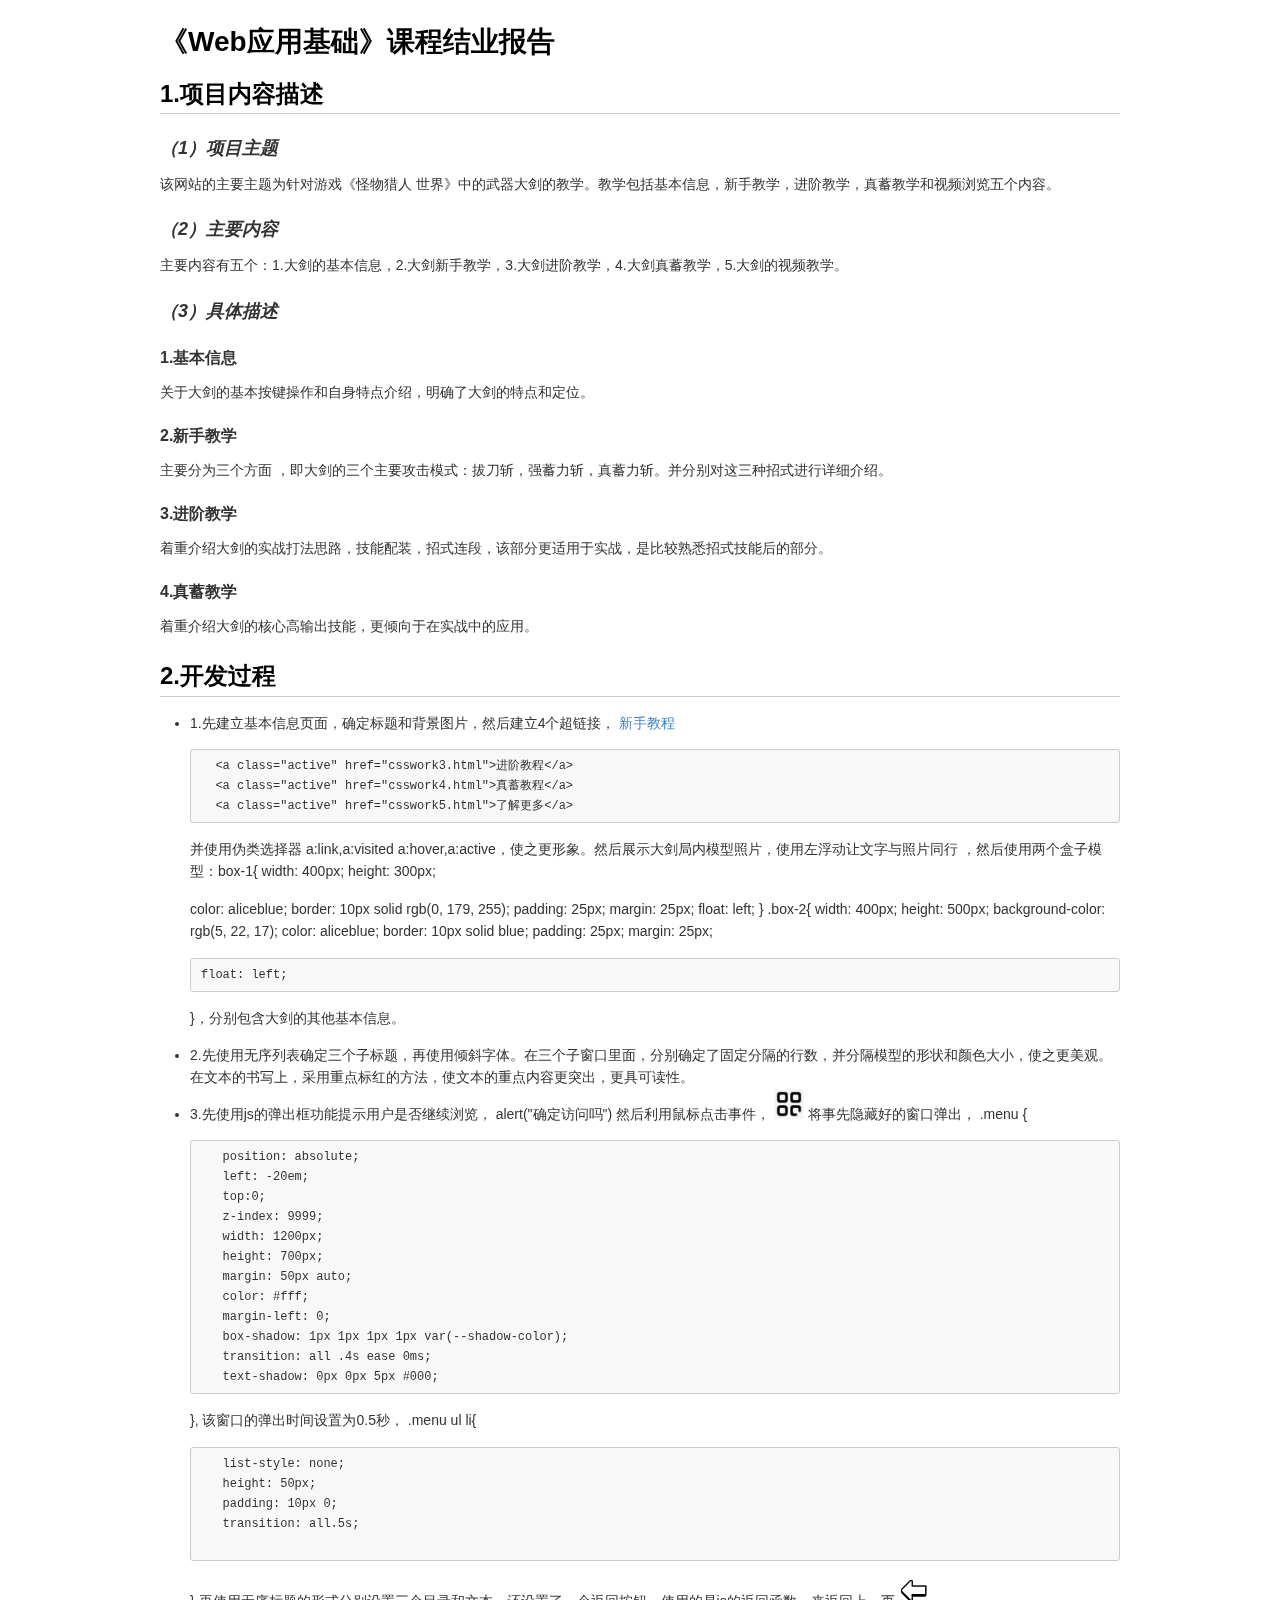
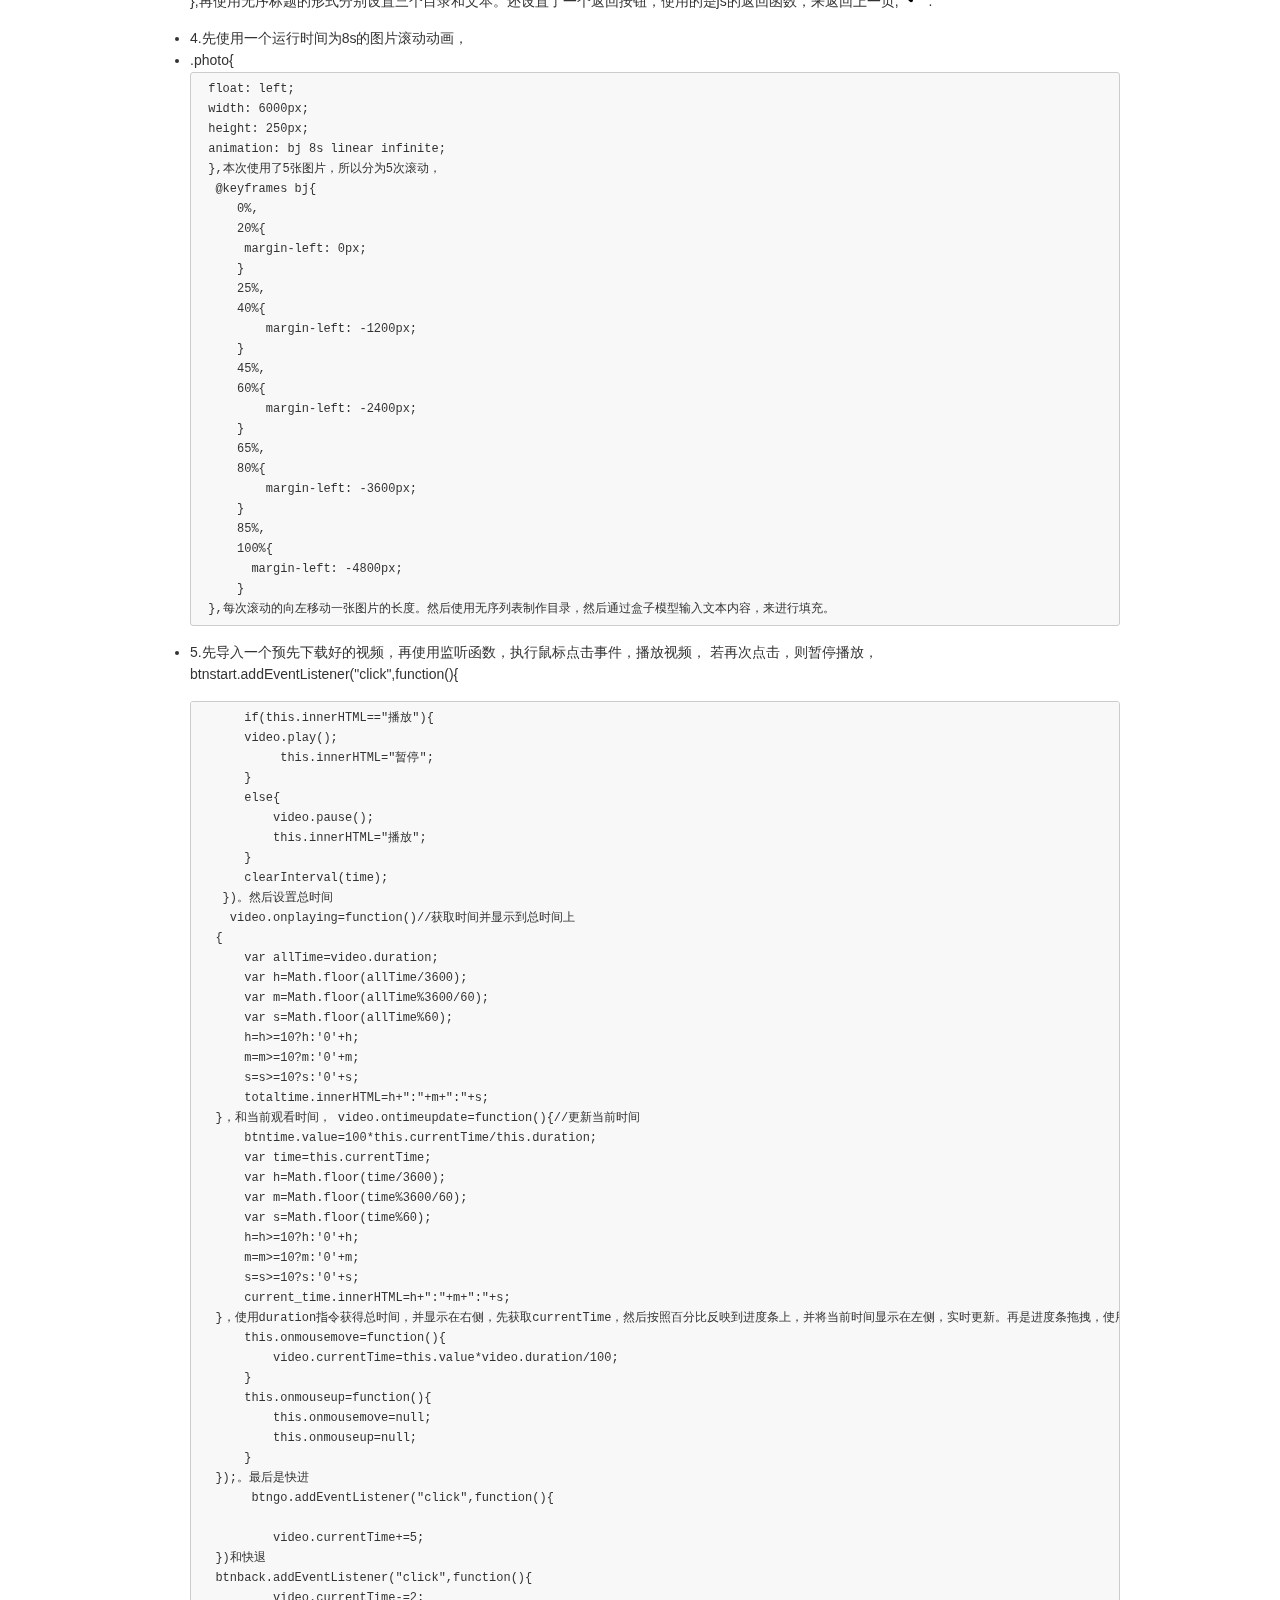
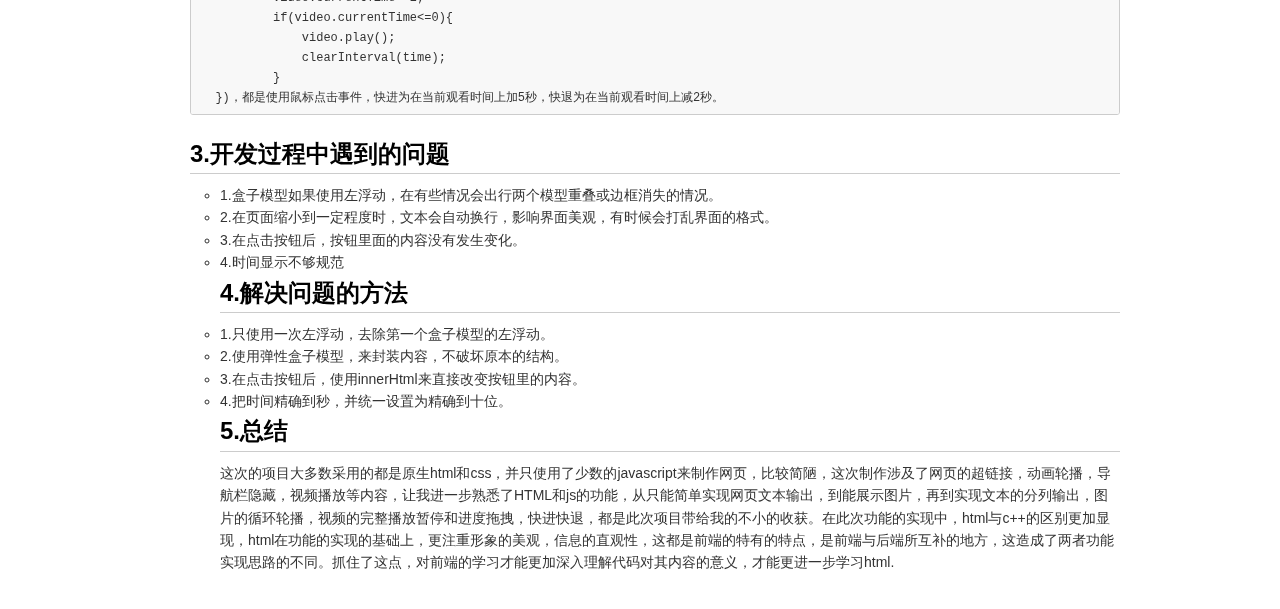
<file: 报告.html>
<!DOCTYPE html>
        <html>
        <head>
        <title>报告</title>
        <meta charset="utf-8" />
        <style type="text/css">
                html,body,div,span,applet,object,iframe,h1,h2,h3,h4,h5,h6,p,blockquote,pre,a,abbr,acronym,address,big,cite,code,del,dfn,em,img,ins,kbd,q,s,samp,small,strike,strong,sub,sup,tt,var,b,u,i,center,dl,dt,dd,ol,ul,li,fieldset,form,label,legend,table,caption,tbody,tfoot,thead,tr,th,td,article,aside,canvas,details,embed,figure,figcaption,footer,header,hgroup,menu,nav,output,ruby,section,summary,time,mark,audio,video{margin:0;padding:0;border:0}body{font-family:Helvetica,arial,freesans,clean,sans-serif;font-size:14px;line-height:1.6;color:#333;background-color:#fff;padding:20px;max-width:960px;margin:0 auto}body>*:first-child{margin-top:0 !important}body>*:last-child{margin-bottom:0 !important}p,blockquote,ul,ol,dl,table,pre{margin:15px 0}h1,h2,h3,h4,h5,h6{margin:20px 0 10px;padding:0;font-weight:bold;-webkit-font-smoothing:antialiased}h1 tt,h1 code,h2 tt,h2 code,h3 tt,h3 code,h4 tt,h4 code,h5 tt,h5 code,h6 tt,h6 code{font-size:inherit}h1{font-size:28px;color:#000}h2{font-size:24px;border-bottom:1px solid #ccc;color:#000}h3{font-size:18px}h4{font-size:16px}h5{font-size:14px}h6{color:#777;font-size:14px}body>h2:first-child,body>h1:first-child,body>h1:first-child+h2,body>h3:first-child,body>h4:first-child,body>h5:first-child,body>h6:first-child{margin-top:0;padding-top:0}a:first-child h1,a:first-child h2,a:first-child h3,a:first-child h4,a:first-child h5,a:first-child h6{margin-top:0;padding-top:0}h1+p,h2+p,h3+p,h4+p,h5+p,h6+p{margin-top:10px}a{color:#4183c4;text-decoration:none}a:hover{text-decoration:underline}ul,ol{padding-left:30px}ul li>:first-child,ol li>:first-child,ul li ul:first-of-type,ol li ol:first-of-type,ul li ol:first-of-type,ol li ul:first-of-type{margin-top:0}ul ul,ul ol,ol ol,ol ul{margin-bottom:0}dl{padding:0}dl dt{font-size:14px;font-weight:bold;font-style:italic;padding:0;margin:15px 0 5px}dl dt:first-child{padding:0}dl dt>:first-child{margin-top:0}dl dt>:last-child{margin-bottom:0}dl dd{margin:0 0 15px;padding:0 15px}dl dd>:first-child{margin-top:0}dl dd>:last-child{margin-bottom:0}pre,code,tt{font-size:12px;font-family:Consolas,"Liberation Mono",Courier,monospace}code,tt{margin:0;padding:0;white-space:nowrap;border:1px solid #eaeaea;background-color:#f8f8f8;border-radius:3px}pre>code{margin:0;padding:0;white-space:pre;border:0;background:transparent}pre{background-color:#f8f8f8;border:1px solid #ccc;font-size:13px;line-height:19px;overflow:auto;padding:6px 10px;border-radius:3px}pre code,pre tt{background-color:transparent;border:0}blockquote{border-left:4px solid #DDD;padding:0 15px;color:#777}blockquote>:first-child{margin-top:0}blockquote>:last-child{margin-bottom:0}hr{clear:both;margin:15px 0;height:0;overflow:hidden;border:0;background:transparent;border-bottom:4px solid #ddd;padding:0}table th{font-weight:bold}table th,table td{border:1px solid #ccc;padding:6px 13px}table tr{border-top:1px solid #ccc;background-color:#fff}table tr:nth-child(2n){background-color:#f8f8f8}img{max-width:100%}
        </style>
        </head>
        <body>
        <h1><strong>《Web应用基础》课程结业报告</strong></h1>
<h2><strong>1.项目内容描述</strong></h2>
<h3><em>（1）项目主题</em></h3>
<p>该网站的主要主题为针对游戏《怪物猎人 世界》中的武器大剑的教学。教学包括基本信息，新手教学，进阶教学，真蓄教学和视频浏览五个内容。</p>
<h3><em>（2）主要内容</em></h3>
<p>主要内容有五个：1.大剑的基本信息，2.大剑新手教学，3.大剑进阶教学，4.大剑真蓄教学，5.大剑的视频教学。</p>
<h3><em>（3）具体描述</em></h3>
<h4>1.基本信息</h4>
<p>关于大剑的基本按键操作和自身特点介绍，明确了大剑的特点和定位。</p>
<h4>2.新手教学</h4>
<p>主要分为三个方面 ，即大剑的三个主要攻击模式：拔刀斩，强蓄力斩，真蓄力斩。并分别对这三种招式进行详细介绍。</p>
<h4>3.进阶教学</h4>
<p>着重介绍大剑的实战打法思路，技能配装，招式连段，该部分更适用于实战，是比较熟悉招式技能后的部分。</p>
<h4>4.真蓄教学</h4>
<p>着重介绍大剑的核心高输出技能，更倾向于在实战中的应用。</p>
<h2><strong>2.开发过程</strong></h2>
<ul>
<li><p>1.先建立基本信息页面，确定标题和背景图片，然后建立4个超链接，
<a class="active" href="csswork2.html">新手教程</a></p>
<pre><code>  &lt;a class="active" href="csswork3.html"&gt;进阶教程&lt;/a&gt;
  &lt;a class="active" href="csswork4.html"&gt;真蓄教程&lt;/a&gt;
  &lt;a class="active" href="csswork5.html"&gt;了解更多&lt;/a&gt;
</code></pre>
<p> 并使用伪类选择器 a:link,a:visited a:hover,a:active，使之更形象。然后展示大剑局内模型照片，使用左浮动让文字与照片同行 ，然后使用两个盒子模型：box-1{
  width: 400px;
  height: 300px;</p>
<p>  color: aliceblue;
  border: 10px solid rgb(0, 179, 255);
  padding: 25px;
  margin: 25px;
  float: left;
}
.box-2{
  width: 400px;
  height: 500px;
  background-color: rgb(5, 22, 17);
  color: aliceblue;
  border: 10px solid blue;
  padding: 25px;
  margin: 25px;</p>
<pre><code>float: left;    
</code></pre>
<p>}，分别包含大剑的其他基本信息。</p>
</li>
<li>2.先使用无序列表确定三个子标题，再使用倾斜字体。在三个子窗口里面，分别确定了固定分隔的行数，并分隔模型的形状和颜色大小，使之更美观。在文本的书写上，采用重点标红的方法，使文本的重点内容更突出，更具可读性。</li>
<li><p>3.先使用js的弹出框功能提示用户是否继续浏览，
alert("确定访问吗")
然后利用鼠标点击事件，
<a onclick="Function1()" ><img src="picture6.jpg" width="30" height="30" alt=""></a>
将事先隐藏好的窗口弹出，
 .menu {</p>
<pre><code>   position: absolute;
   left: -20em;
   top:0;
   z-index: 9999;
   width: 1200px;
   height: 700px;
   margin: 50px auto;
   color: #fff;
   margin-left: 0;
   box-shadow: 1px 1px 1px 1px var(--shadow-color);
   transition: all .4s ease 0ms;
   text-shadow: 0px 0px 5px #000;
</code></pre>
<p>   },
该窗口的弹出时间设置为0.5秒，
.menu ul li{</p>
<pre><code>   list-style: none;
   height: 50px;
   padding: 10px 0;
   transition: all.5s;
 
</code></pre>
<p>   },再使用无序标题的形式分别设置三个目录和文本。还设置了一个返回按钮，使用的是js的返回函数，来返回上一页,<img src="picture9.jpg" width="30" height="30" onclick="javascript:history.back(-1);"/>.</p>
</li>
<li>4.先使用一个运行时间为8s的图片滚动动画，</li>
<li>.photo{<pre><code> float: left;
 width: 6000px;
 height: 250px;
 animation: bj 8s linear infinite;
 },本次使用了5张图片，所以分为5次滚动，
  @keyframes bj{
     0%,
     20%{
      margin-left: 0px;
     }
     25%,
     40%{
         margin-left: -1200px;
     }
     45%,
     60%{
         margin-left: -2400px;
     }
     65%,
     80%{
         margin-left: -3600px;
     }
     85%,
     100%{
       margin-left: -4800px;
     }
 },每次滚动的向左移动一张图片的长度。然后使用无序列表制作目录，然后通过盒子模型输入文本内容，来进行填充。
</code></pre>
</li>
<li><p>5.先导入一个预先下载好的视频，再使用监听函数，执行鼠标点击事件，播放视频，
若再次点击，则暂停播放， btnstart.addEventListener("click",function(){</p>
<pre><code>      if(this.innerHTML=="播放"){
      video.play();
           this.innerHTML="暂停";
      }
      else{
          video.pause();
          this.innerHTML="播放";
      }
      clearInterval(time);
   })。然后设置总时间
    video.onplaying=function()//获取时间并显示到总时间上
  {
      var allTime=video.duration;
      var h=Math.floor(allTime/3600);
      var m=Math.floor(allTime%3600/60);
      var s=Math.floor(allTime%60);
      h=h&gt;=10?h:'0'+h;
      m=m&gt;=10?m:'0'+m;
      s=s&gt;=10?s:'0'+s;
      totaltime.innerHTML=h+":"+m+":"+s;
  }，和当前观看时间， video.ontimeupdate=function(){//更新当前时间
      btntime.value=100*this.currentTime/this.duration;
      var time=this.currentTime;
      var h=Math.floor(time/3600);
      var m=Math.floor(time%3600/60);
      var s=Math.floor(time%60);
      h=h&gt;=10?h:'0'+h;
      m=m&gt;=10?m:'0'+m;
      s=s&gt;=10?s:'0'+s;
      current_time.innerHTML=h+":"+m+":"+s;
  }，使用duration指令获得总时间，并显示在右侧，先获取currentTime，然后按照百分比反映到进度条上，并将当前时间显示在左侧，实时更新。再是进度条拖拽，使用鼠标移动事件，进行进度条的拖拽，再获取当前百分比，反映到当前时间里面， btntime.addEventListener("mousedown",function(){//进度条移动
      this.onmousemove=function(){
          video.currentTime=this.value*video.duration/100;
      }
      this.onmouseup=function(){
          this.onmousemove=null;
          this.onmouseup=null;
      }
  });。最后是快进
       btngo.addEventListener("click",function(){
     
          video.currentTime+=5;          
  })和快退
  btnback.addEventListener("click",function(){
          video.currentTime-=2;
          if(video.currentTime&lt;=0){
              video.play();
              clearInterval(time);
          }
  })，都是使用鼠标点击事件，快进为在当前观看时间上加5秒，快退为在当前观看时间上减2秒。
</code></pre>
<h2><strong>3.开发过程中遇到的问题</strong></h2>
<ul>
<li>1.盒子模型如果使用左浮动，在有些情况会出行两个模型重叠或边框消失的情况。</li>
<li>2.在页面缩小到一定程度时，文本会自动换行，影响界面美观，有时候会打乱界面的格式。</li>
<li>3.在点击按钮后，按钮里面的内容没有发生变化。</li>
<li>4.时间显示不够规范<h2><strong>4.解决问题的方法</strong></h2>
</li>
<li>1.只使用一次左浮动，去除第一个盒子模型的左浮动。</li>
<li>2.使用弹性盒子模型，来封装内容，不破坏原本的结构。</li>
<li>3.在点击按钮后，使用innerHtml来直接改变按钮里的内容。</li>
<li>4.把时间精确到秒，并统一设置为精确到十位。<h2><strong>5.总结</strong></h2>
<p>这次的项目大多数采用的都是原生html和css，并只使用了少数的javascript来制作网页，比较简陋，这次制作涉及了网页的超链接，动画轮播，导航栏隐藏，视频播放等内容，让我进一步熟悉了HTML和js的功能，从只能简单实现网页文本输出，到能展示图片，再到实现文本的分列输出，图片的循环轮播，视频的完整播放暂停和进度拖拽，快进快退，都是此次项目带给我的不小的收获。在此次功能的实现中，html与c++的区别更加显现，html在功能的实现的基础上，更注重形象的美观，信息的直观性，这都是前端的特有的特点，是前端与后端所互补的地方，这造成了两者功能实现思路的不同。抓住了这点，对前端的学习才能更加深入理解代码对其内容的意义，才能更进一步学习html.</p>
</li>
</ul>
</li>
</ul>

        <!-- Use style in style1-->
        </body>
        </html>
</file>
<file: mycss.css>
body{
background-color:rgb(212, 197, 197);
text-align: center;
}
h1{
    color: rgb(117, 166, 204);

}
.haha{
    margin-top: 100px;
    color: rgb(180, 116, 116);
    font-size: 60px;
}
</file>
